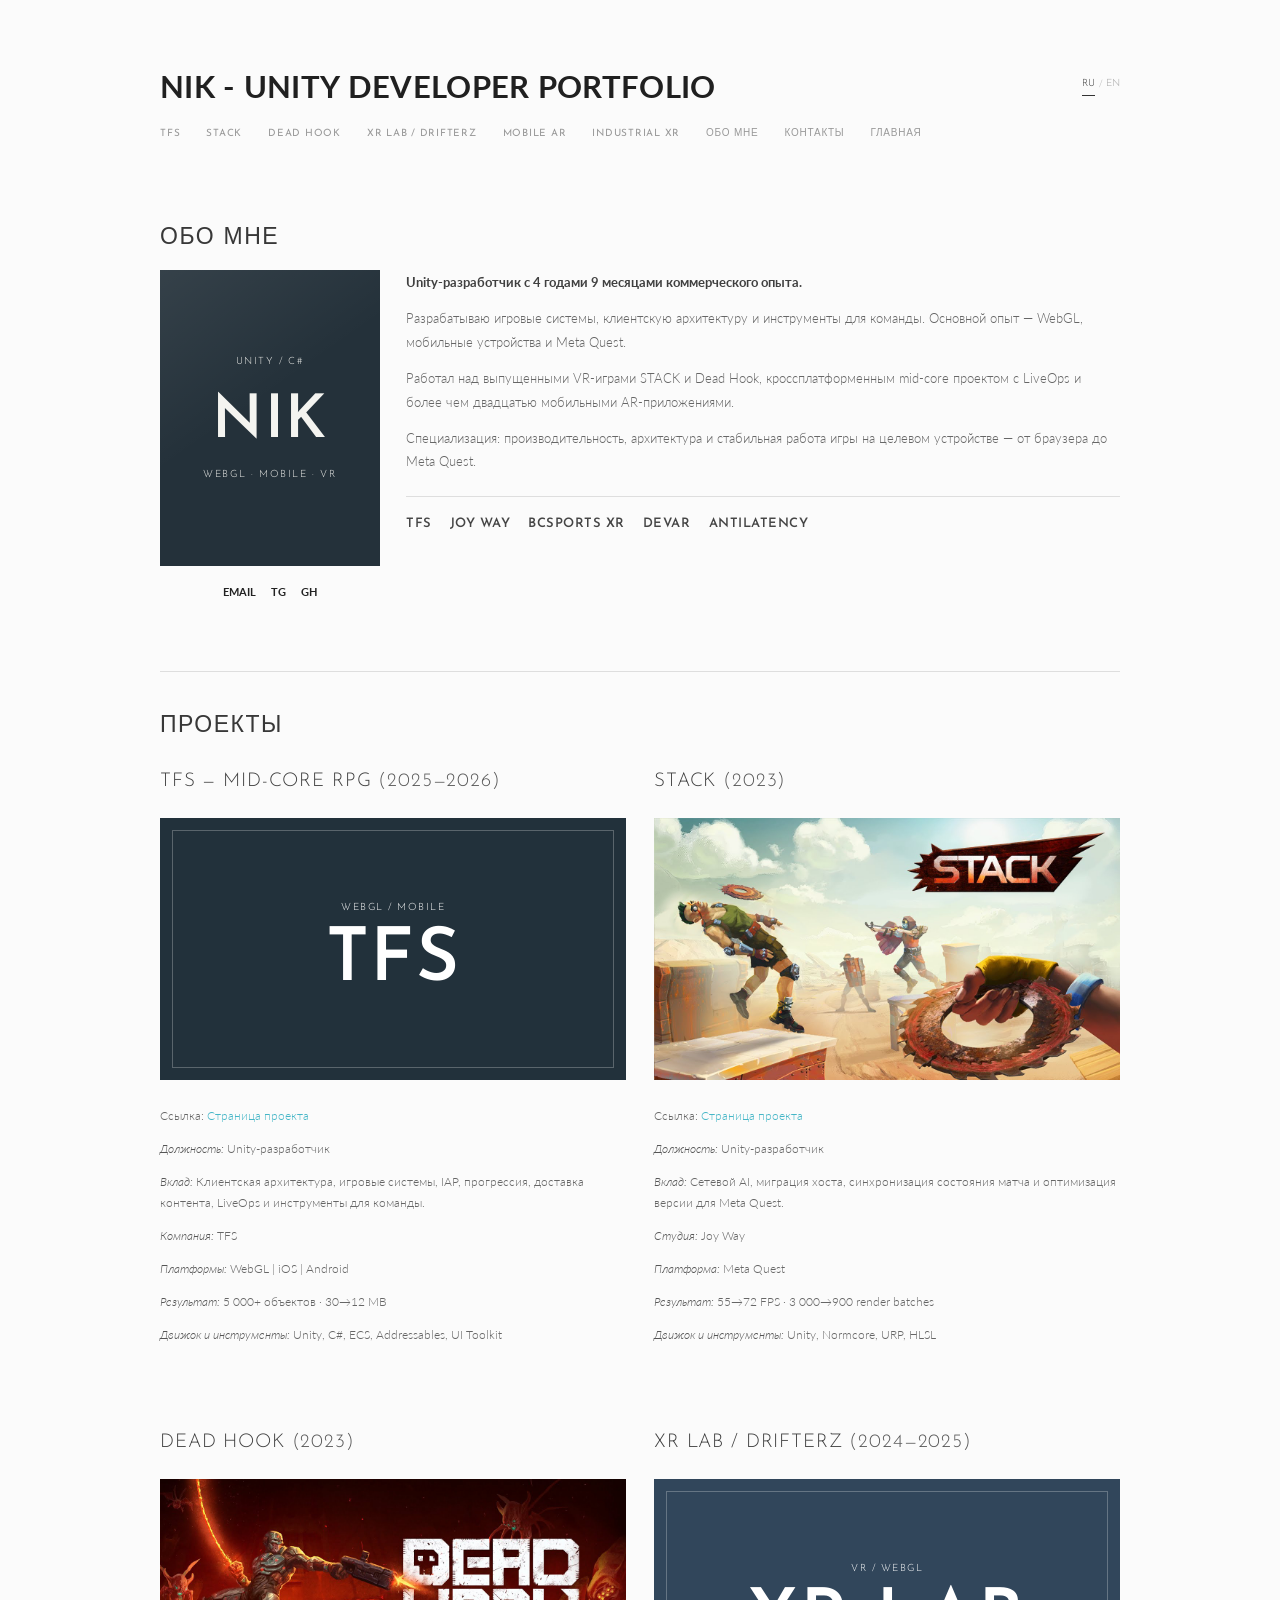
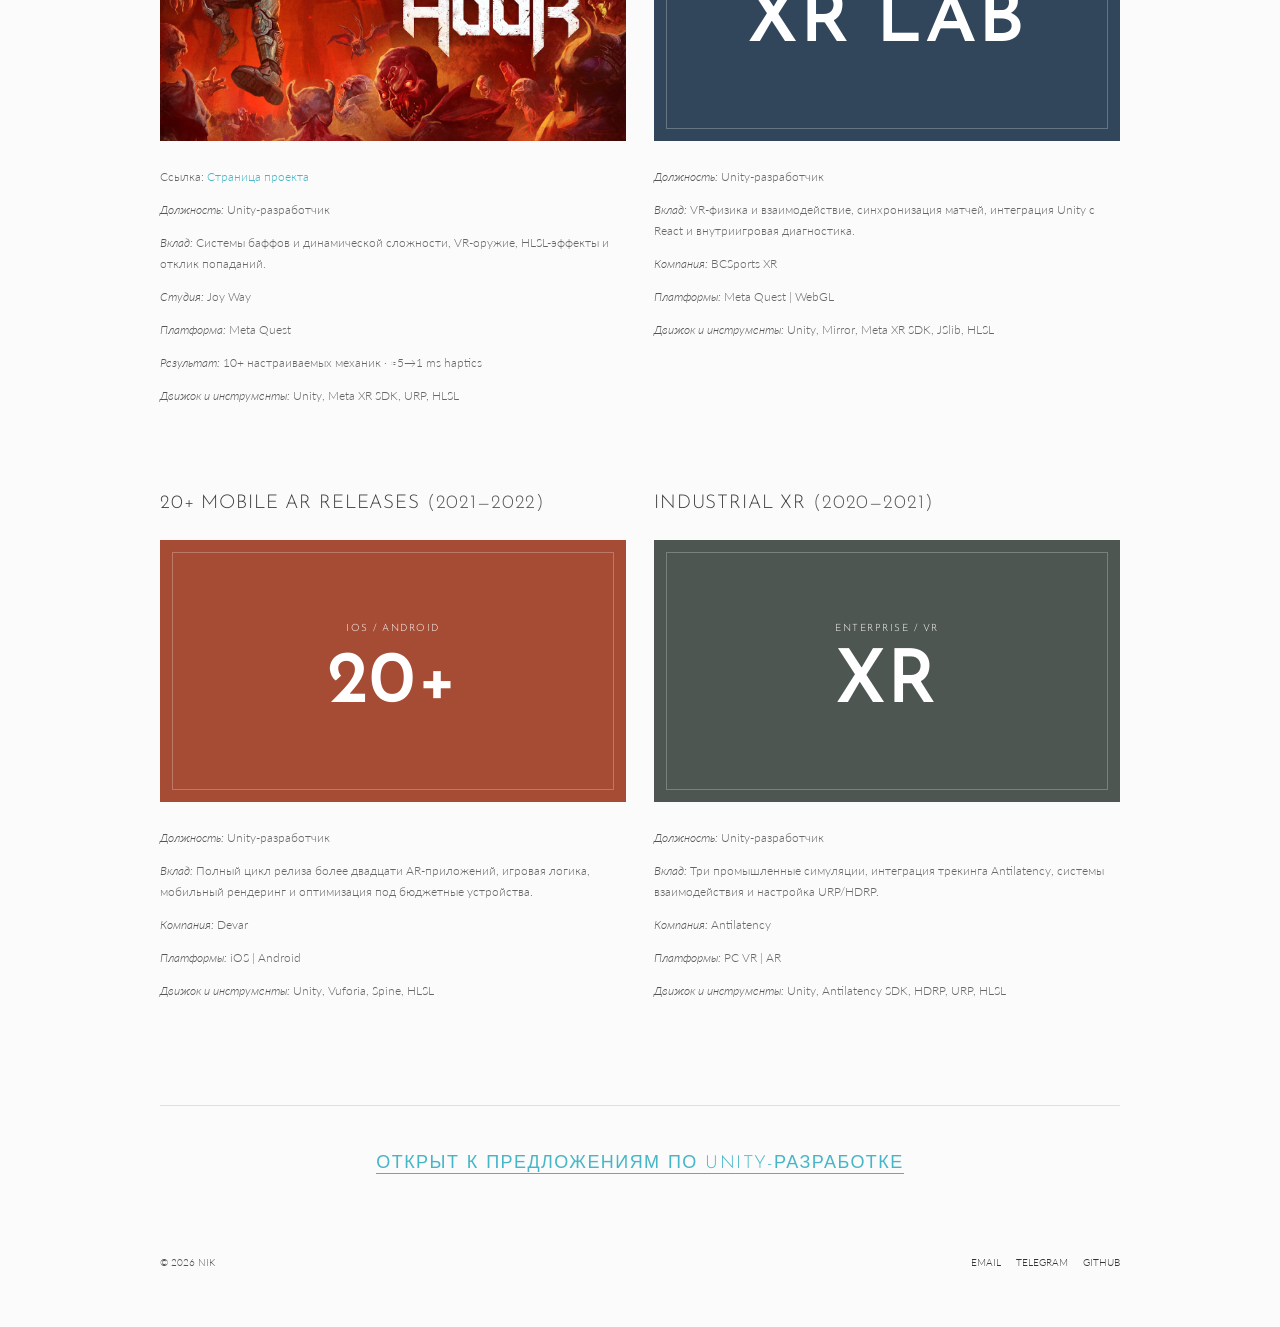
<file: index.html>
<!doctype html>
<html lang="ru" data-lang="ru">
  <head>
    <meta charset="utf-8" />
    <meta name="viewport" content="width=device-width, initial-scale=1" />
    <meta name="description" content="Портфолио Unity-разработчика: WebGL, Mobile, Meta Quest, VR и игровые системы." />
    <meta name="theme-color" content="#fbfbfb" />
    <meta property="og:type" content="website" />
    <meta property="og:title" content="Nik — портфолио Unity-разработчика" />
    <meta property="og:description" content="Портфолио Unity-разработчика: WebGL, Mobile, Meta Quest, VR и игровые системы." />
    <link rel="icon" href="/favicon.svg" type="image/svg+xml" />
    <link rel="stylesheet" href="/style.css" />
    <title>Nik — портфолио Unity-разработчика</title>
  </head>
  <body data-title-ru="Nik — портфолио Unity-разработчика" data-title-en="Nik — Unity Developer Portfolio" data-description-ru="Портфолио Unity-разработчика: WebGL, Mobile, Meta Quest, VR и игровые системы." data-description-en="Unity Developer portfolio: WebGL, mobile, Meta Quest, VR, and gameplay systems.">
    <a class="skip-link" href="#main"><span class="ru">Перейти к содержимому</span><span class="en" lang="en">Skip to content</span></a>
    <div class="page-shell">
      
  <header class="site-header">
    <div class="language-switch" aria-label="Language selector">
      <button type="button" data-language="ru" aria-pressed="true">RU</button>
      <span>/</span>
      <button type="button" data-language="en" aria-pressed="false">EN</button>
    </div>
    <a class="site-title" href="/">NIK - UNITY DEVELOPER PORTFOLIO</a>
    
  <nav class="site-nav" aria-label="Portfolio navigation">
    <a href="/tfs/">TFS</a>
    <a href="/stack/">STACK</a>
    <a href="/dead-hook/">DEAD HOOK</a>
    <a href="/#xr">XR LAB / DRIFTERZ</a>
    <a href="/#mobile-ar">MOBILE AR</a>
    <a href="/#industrial-xr">INDUSTRIAL XR</a>
    <a href="/#about"><span class="ru">ОБО МНЕ</span><span class="en" lang="en">ABOUT</span></a>
    <a href="/#contact"><span class="ru">КОНТАКТЫ</span><span class="en" lang="en">CONTACT</span></a>
    <a href="/"><span class="ru">ГЛАВНАЯ</span><span class="en" lang="en">HOME</span></a>
  </nav>
  </header>
      <main id="main">
  <section class="about-section" id="about">
    <h1 class="section-title"><span class="ru">ОБО МНЕ</span><span class="en" lang="en">ABOUT</span></h1>
    <div class="about-grid">
      <div>
        <div class="profile-poster" aria-hidden="true">
          <span>UNITY / C#</span>
          <strong>NIK</strong>
          <small>WEBGL · MOBILE · VR</small>
        </div>
        <div class="profile-links">
          <a href="mailto:niksmailforjob@gmail.com">EMAIL</a>
          <a href="https://t.me/Nik_Salaz" target="_blank" rel="noreferrer">TG</a>
          <a href="https://github.com/NikSolo51" target="_blank" rel="noreferrer">GH</a>
        </div>
      </div>
      <div class="about-copy">
        <p><strong><span class="ru">Unity-разработчик с 4 годами 9 месяцами коммерческого опыта.</span><span class="en" lang="en">Unity Developer with 4 years and 9 months of commercial experience.</span></strong></p>
        <p><span class="ru">Разрабатываю игровые системы, клиентскую архитектуру и инструменты для команды. Основной опыт — WebGL, мобильные устройства и Meta Quest.</span><span class="en" lang="en">I build gameplay systems, client architecture, and production tools, with most of my experience spanning WebGL, mobile, and Meta Quest.</span></p>
        <p><span class="ru">Работал над выпущенными VR-играми STACK и Dead Hook, кроссплатформенным mid-core проектом с LiveOps и более чем двадцатью мобильными AR-приложениями.</span><span class="en" lang="en">My shipped work includes the VR games STACK and Dead Hook, a cross-platform mid-core project with LiveOps, and more than twenty mobile AR applications.</span></p>
        <p><span class="ru">Специализация: производительность, архитектура и стабильная работа игры на целевом устройстве — от браузера до Meta Quest.</span><span class="en" lang="en">My focus is performance, architecture, and stable runtime behavior on target hardware — from the browser to Meta Quest.</span></p>
        <div class="company-row" aria-label="Commercial experience">
          <span>TFS</span><span>JOY WAY</span><span>BCSPORTS XR</span><span>DEVAR</span><span>ANTILATENCY</span>
        </div>
      </div>
    </div>
  </section>

  <section class="projects-section" id="projects">
    <h2 class="section-title"><span class="ru">ПРОЕКТЫ</span><span class="en" lang="en">PROJECTS</span></h2>
    <div class="projects-grid">
      
  <article class="project-card">
    <h3>TFS — MID-CORE RPG <span>(2025—2026)</span></h3>
    <a class="project-image-link" href="/tfs/"><div class="project-image project-cover cover-tfs"><span>WEBGL / MOBILE</span><strong>TFS</strong></div></a>
    <div class="project-details">
          <p><span class="ru">Ссылка:</span><span class="en" lang="en">Link:</span> <a href="/tfs/"><span class="ru">Страница проекта</span><span class="en" lang="en">Portfolio page</span></a></p>
          <p><em><span class="ru">Должность:</span><span class="en" lang="en">Job title:</span></em> <span class="ru">Unity-разработчик</span><span class="en" lang="en">Unity Developer</span></p>
          <p><em><span class="ru">Вклад:</span><span class="en" lang="en">Contributions:</span></em> <span class="ru">Клиентская архитектура, игровые системы, IAP, прогрессия, доставка контента, LiveOps и инструменты для команды.</span><span class="en" lang="en">Client architecture, gameplay systems, IAP, progression, content delivery, LiveOps, and production tooling.</span></p>
          <p><em><span class="ru">Компания:</span><span class="en" lang="en">Studio:</span></em> TFS</p>
          <p><em><span class="ru">Платформы:</span><span class="en" lang="en">Platforms:</span></em> WebGL | iOS | Android</p>
          <p><em><span class="ru">Результат:</span><span class="en" lang="en">Result:</span></em> 5 000+ <span class="ru">объектов</span><span class="en" lang="en">objects</span> · 30→12 MB</p>
          <p><em><span class="ru">Движок и инструменты:</span><span class="en" lang="en">Engine and tools:</span></em> Unity, C#, ECS, Addressables, UI Toolkit</p></div>
  </article>
      
  <article class="project-card">
    <h3>STACK <span>(2023)</span></h3>
    
  <a class="project-image" href="/stack/">
    <img src="/media/stack.jpg" alt="STACK promotional artwork" loading="lazy" />
  </a>
    <div class="project-details">
          <p><span class="ru">Ссылка:</span><span class="en" lang="en">Link:</span> <a href="/stack/"><span class="ru">Страница проекта</span><span class="en" lang="en">Portfolio page</span></a></p>
          <p><em><span class="ru">Должность:</span><span class="en" lang="en">Job title:</span></em> <span class="ru">Unity-разработчик</span><span class="en" lang="en">Unity Developer</span></p>
          <p><em><span class="ru">Вклад:</span><span class="en" lang="en">Contributions:</span></em> <span class="ru">Сетевой AI, миграция хоста, синхронизация состояния матча и оптимизация версии для Meta Quest.</span><span class="en" lang="en">Networked AI, host migration, match-state synchronization, and Meta Quest optimization.</span></p>
          <p><em><span class="ru">Студия:</span><span class="en" lang="en">Studio:</span></em> Joy Way</p>
          <p><em><span class="ru">Платформа:</span><span class="en" lang="en">Platform:</span></em> Meta Quest</p>
          <p><em><span class="ru">Результат:</span><span class="en" lang="en">Result:</span></em> 55→72 FPS · 3 000→900 render batches</p>
          <p><em><span class="ru">Движок и инструменты:</span><span class="en" lang="en">Engine and tools:</span></em> Unity, Normcore, URP, HLSL</p></div>
  </article>
      
  <article class="project-card">
    <h3>DEAD HOOK <span>(2023)</span></h3>
    
  <a class="project-image" href="/dead-hook/">
    <img src="/media/dead-hook.jpg" alt="Dead Hook promotional artwork" loading="lazy" />
  </a>
    <div class="project-details">
          <p><span class="ru">Ссылка:</span><span class="en" lang="en">Link:</span> <a href="/dead-hook/"><span class="ru">Страница проекта</span><span class="en" lang="en">Portfolio page</span></a></p>
          <p><em><span class="ru">Должность:</span><span class="en" lang="en">Job title:</span></em> <span class="ru">Unity-разработчик</span><span class="en" lang="en">Unity Developer</span></p>
          <p><em><span class="ru">Вклад:</span><span class="en" lang="en">Contributions:</span></em> <span class="ru">Системы баффов и динамической сложности, VR-оружие, HLSL-эффекты и отклик попаданий.</span><span class="en" lang="en">Buff and dynamic-difficulty systems, VR weapons, HLSL effects, and impact feedback.</span></p>
          <p><em><span class="ru">Студия:</span><span class="en" lang="en">Studio:</span></em> Joy Way</p>
          <p><em><span class="ru">Платформа:</span><span class="en" lang="en">Platform:</span></em> Meta Quest</p>
          <p><em><span class="ru">Результат:</span><span class="en" lang="en">Result:</span></em> 10+ <span class="ru">настраиваемых механик</span><span class="en" lang="en">tunable mechanics</span> · ≈5→1 ms haptics</p>
          <p><em><span class="ru">Движок и инструменты:</span><span class="en" lang="en">Engine and tools:</span></em> Unity, Meta XR SDK, URP, HLSL</p></div>
  </article>
      
  <article class="project-card" id="xr">
    <h3>XR LAB / DRIFTERZ <span>(2024—2025)</span></h3>
    <div class="project-image project-cover cover-xr"><span>VR / WEBGL</span><strong>XR LAB</strong></div>
    <div class="project-details">
          <p><em><span class="ru">Должность:</span><span class="en" lang="en">Job title:</span></em> <span class="ru">Unity-разработчик</span><span class="en" lang="en">Unity Developer</span></p>
          <p><em><span class="ru">Вклад:</span><span class="en" lang="en">Contributions:</span></em> <span class="ru">VR-физика и взаимодействие, синхронизация матчей, интеграция Unity с React и внутриигровая диагностика.</span><span class="en" lang="en">VR physics and interaction, match synchronization, Unity–React integration, and in-headset diagnostics.</span></p>
          <p><em><span class="ru">Компания:</span><span class="en" lang="en">Studio:</span></em> BCSports XR</p>
          <p><em><span class="ru">Платформы:</span><span class="en" lang="en">Platforms:</span></em> Meta Quest | WebGL</p>
          <p><em><span class="ru">Движок и инструменты:</span><span class="en" lang="en">Engine and tools:</span></em> Unity, Mirror, Meta XR SDK, JSlib, HLSL</p></div>
  </article>
      
  <article class="project-card" id="mobile-ar">
    <h3>20+ MOBILE AR RELEASES <span>(2021—2022)</span></h3>
    <div class="project-image project-cover cover-mobile"><span>IOS / ANDROID</span><strong>20+</strong></div>
    <div class="project-details">
          <p><em><span class="ru">Должность:</span><span class="en" lang="en">Job title:</span></em> <span class="ru">Unity-разработчик</span><span class="en" lang="en">Unity Developer</span></p>
          <p><em><span class="ru">Вклад:</span><span class="en" lang="en">Contributions:</span></em> <span class="ru">Полный цикл релиза более двадцати AR-приложений, игровая логика, мобильный рендеринг и оптимизация под бюджетные устройства.</span><span class="en" lang="en">End-to-end delivery of more than twenty AR applications, gameplay logic, mobile rendering, and low-end device optimization.</span></p>
          <p><em><span class="ru">Компания:</span><span class="en" lang="en">Studio:</span></em> Devar</p>
          <p><em><span class="ru">Платформы:</span><span class="en" lang="en">Platforms:</span></em> iOS | Android</p>
          <p><em><span class="ru">Движок и инструменты:</span><span class="en" lang="en">Engine and tools:</span></em> Unity, Vuforia, Spine, HLSL</p></div>
  </article>
      
  <article class="project-card" id="industrial-xr">
    <h3>INDUSTRIAL XR <span>(2020—2021)</span></h3>
    <div class="project-image project-cover cover-industrial"><span>ENTERPRISE / VR</span><strong>XR</strong></div>
    <div class="project-details">
          <p><em><span class="ru">Должность:</span><span class="en" lang="en">Job title:</span></em> <span class="ru">Unity-разработчик</span><span class="en" lang="en">Unity Developer</span></p>
          <p><em><span class="ru">Вклад:</span><span class="en" lang="en">Contributions:</span></em> <span class="ru">Три промышленные симуляции, интеграция трекинга Antilatency, системы взаимодействия и настройка URP/HDRP.</span><span class="en" lang="en">Three industrial simulations, Antilatency tracking integration, interaction systems, and URP/HDRP setup.</span></p>
          <p><em><span class="ru">Компания:</span><span class="en" lang="en">Studio:</span></em> Antilatency</p>
          <p><em><span class="ru">Платформы:</span><span class="en" lang="en">Platforms:</span></em> PC VR | AR</p>
          <p><em><span class="ru">Движок и инструменты:</span><span class="en" lang="en">Engine and tools:</span></em> Unity, Antilatency SDK, HDRP, URP, HLSL</p></div>
  </article>
    </div>
  </section></main>
      
  <footer class="site-footer" id="contact">
    <div class="footer-cta">
      <a href="mailto:niksmailforjob@gmail.com"><span class="ru">ОТКРЫТ К ПРЕДЛОЖЕНИЯМ ПО UNITY-РАЗРАБОТКЕ</span><span class="en" lang="en">OPEN TO UNITY DEVELOPMENT OPPORTUNITIES</span></a>
    </div>
    <div class="footer-links">
      <span>© 2026 NIK</span>
      <div>
        <a href="mailto:niksmailforjob@gmail.com">EMAIL</a>
        <a href="https://t.me/Nik_Salaz" target="_blank" rel="noreferrer">TELEGRAM</a>
        <a href="https://github.com/NikSolo51" target="_blank" rel="noreferrer">GITHUB</a>
      </div>
    </div>
  </footer>
    </div>
    <script>
(() => {
  const root = document.documentElement;
  const body = document.body;
  const storageKey = "nik-portfolio-language";

  const apply = (value, persist = true) => {
    const language = value === "en" ? "en" : "ru";
    root.dataset.lang = language;
    root.lang = language;
    document.title = language === "en" ? body.dataset.titleEn : body.dataset.titleRu;
    const description = document.querySelector('meta[name="description"]');
    if (description) description.content = language === "en" ? body.dataset.descriptionEn : body.dataset.descriptionRu;
    document.querySelectorAll("[data-language]").forEach((button) => {
      button.setAttribute("aria-pressed", String(button.dataset.language === language));
    });
    if (persist) {
      try { localStorage.setItem(storageKey, language); } catch (_) {}
    }
  };

  let initial = "ru";
  try { initial = localStorage.getItem(storageKey) === "en" ? "en" : "ru"; } catch (_) {}
  apply(initial, false);
  document.querySelectorAll("[data-language]").forEach((button) => {
    button.addEventListener("click", () => apply(button.dataset.language));
  });
})();
</script>
  </body>
</html>
</file>
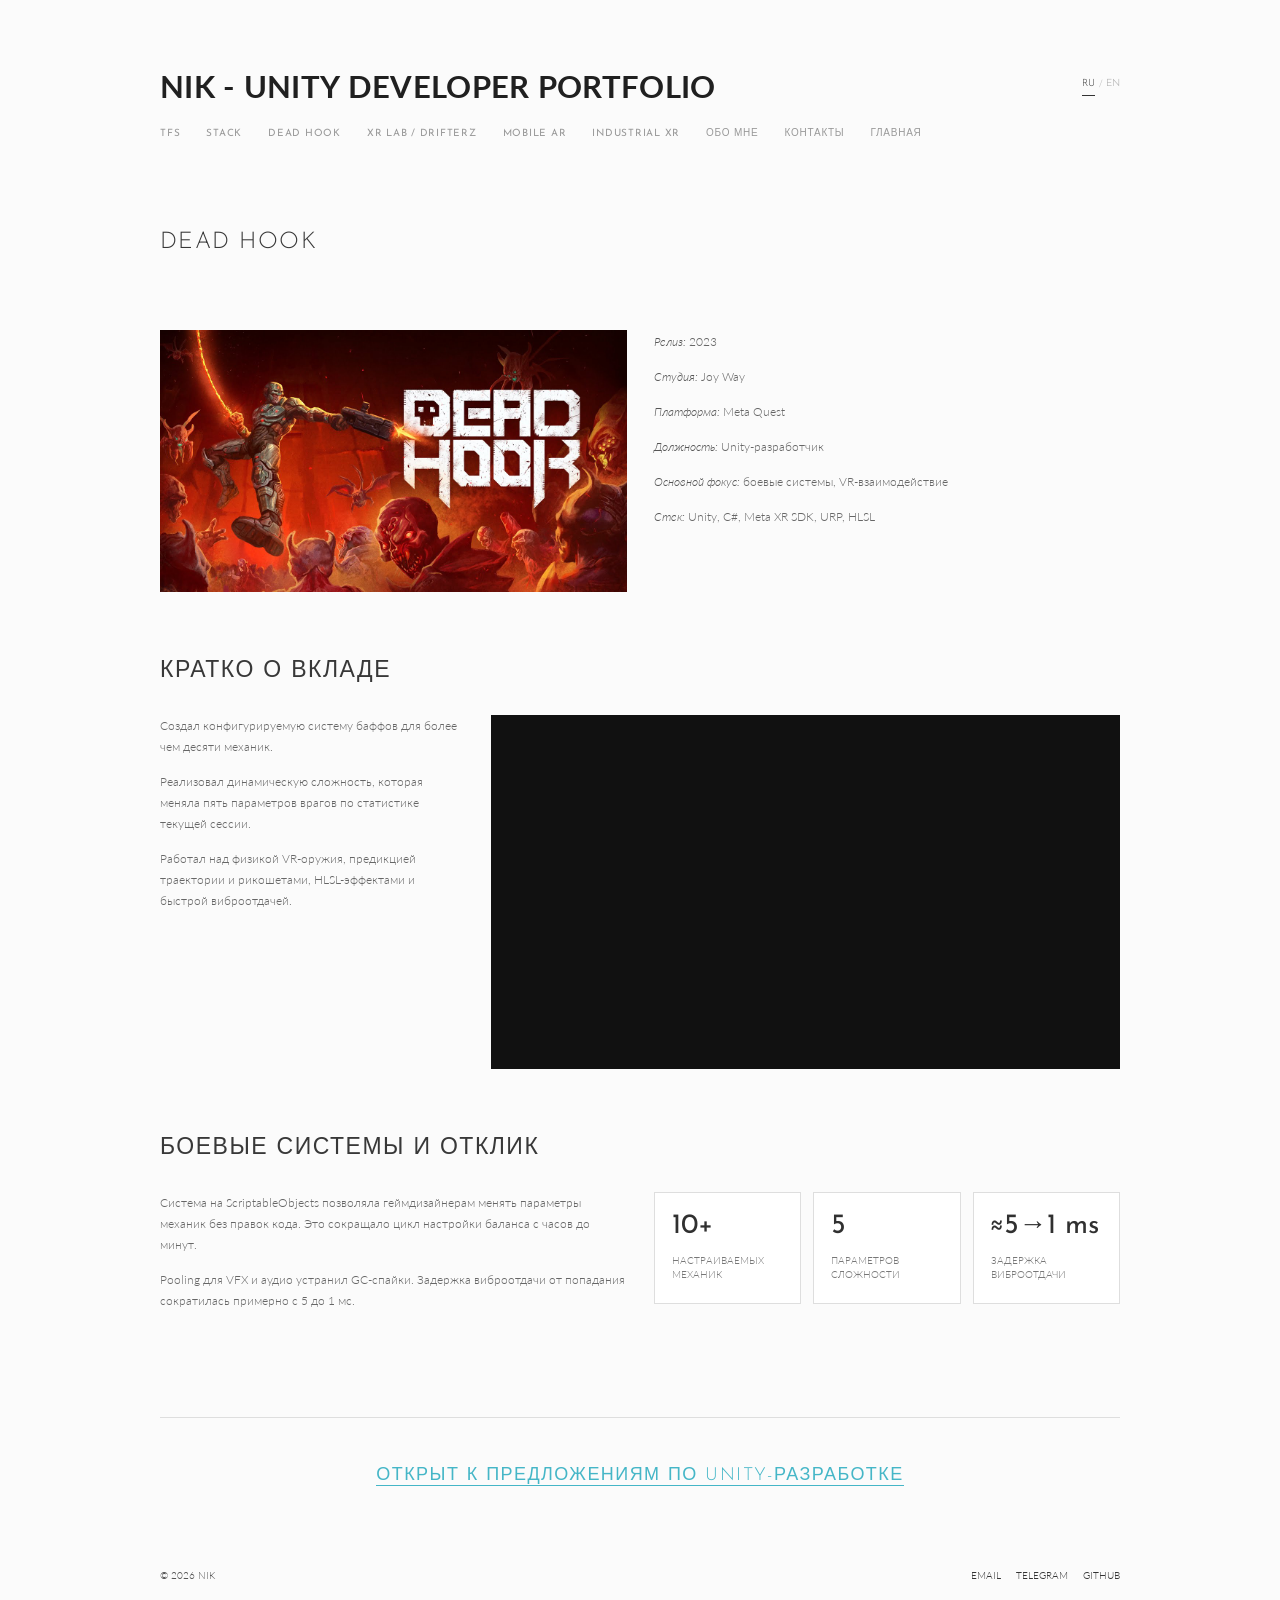
<file: dead-hook/index.html>
<!doctype html>
<html lang="ru" data-lang="ru">
  <head>
    <meta charset="utf-8" />
    <meta name="viewport" content="width=device-width, initial-scale=1" />
    <meta name="description" content="Игровые системы, VR-оружие, HLSL и оптимизация Dead Hook для Meta Quest." />
    <meta name="theme-color" content="#fbfbfb" />
    <meta property="og:type" content="website" />
    <meta property="og:title" content="Dead Hook — портфолио Unity-разработчика" />
    <meta property="og:description" content="Игровые системы, VR-оружие, HLSL и оптимизация Dead Hook для Meta Quest." />
    <link rel="icon" href="/favicon.svg" type="image/svg+xml" />
    <link rel="stylesheet" href="/style.css" />
    <title>Dead Hook — портфолио Unity-разработчика</title>
  </head>
  <body data-title-ru="Dead Hook — портфолио Unity-разработчика" data-title-en="Dead Hook — Unity Developer Portfolio" data-description-ru="Игровые системы, VR-оружие, HLSL и оптимизация Dead Hook для Meta Quest." data-description-en="Gameplay systems, VR weapons, HLSL, and Meta Quest optimization for Dead Hook.">
    <a class="skip-link" href="#main"><span class="ru">Перейти к содержимому</span><span class="en" lang="en">Skip to content</span></a>
    <div class="page-shell">
      
  <header class="site-header">
    <div class="language-switch" aria-label="Language selector">
      <button type="button" data-language="ru" aria-pressed="true">RU</button>
      <span>/</span>
      <button type="button" data-language="en" aria-pressed="false">EN</button>
    </div>
    <a class="site-title" href="/">NIK - UNITY DEVELOPER PORTFOLIO</a>
    
  <nav class="site-nav" aria-label="Portfolio navigation">
    <a href="/tfs/">TFS</a>
    <a href="/stack/">STACK</a>
    <a href="/dead-hook/">DEAD HOOK</a>
    <a href="/#xr">XR LAB / DRIFTERZ</a>
    <a href="/#mobile-ar">MOBILE AR</a>
    <a href="/#industrial-xr">INDUSTRIAL XR</a>
    <a href="/#about"><span class="ru">ОБО МНЕ</span><span class="en" lang="en">ABOUT</span></a>
    <a href="/#contact"><span class="ru">КОНТАКТЫ</span><span class="en" lang="en">CONTACT</span></a>
    <a href="/"><span class="ru">ГЛАВНАЯ</span><span class="en" lang="en">HOME</span></a>
  </nav>
  </header>
      <main id="main">
  <article class="detail-page">
    <h1 class="detail-title">DEAD HOOK</h1>
    <section class="detail-hero">
      <a class="project-image" href="https://www.youtube.com/watch?v=mlOYiw1C1mM" target="_blank" rel="noreferrer"><img src="/media/dead-hook.jpg" alt="Dead Hook promotional artwork" /></a>
      <div class="fact-list">
        <p><em><span class="ru">Релиз:</span><span class="en" lang="en">Released:</span></em> 2023</p>
        <p><em><span class="ru">Студия:</span><span class="en" lang="en">Studio:</span></em> Joy Way</p>
        <p><em><span class="ru">Платформа:</span><span class="en" lang="en">Platform:</span></em> Meta Quest</p>
        <p><em><span class="ru">Должность:</span><span class="en" lang="en">Job title:</span></em> <span class="ru">Unity-разработчик</span><span class="en" lang="en">Unity Developer</span></p>
        <p><em><span class="ru">Основной фокус:</span><span class="en" lang="en">Skill focus:</span></em> <span class="ru">боевые системы, VR-взаимодействие</span><span class="en" lang="en">combat systems, VR interaction</span></p>
        <p><em><span class="ru">Стек:</span><span class="en" lang="en">Engine and tools:</span></em> Unity, C#, Meta XR SDK, URP, HLSL</p>
      </div>
    </section>

    <section class="content-section">
      <h2><span class="ru">КРАТКО О ВКЛАДЕ</span><span class="en" lang="en">SUMMARY OF CONTRIBUTIONS</span></h2>
      <div class="summary-layout">
        <div class="prose">
          <p><span class="ru">Создал конфигурируемую систему баффов для более чем десяти механик.</span><span class="en" lang="en">Built a configurable buff system spanning more than ten mechanics.</span></p>
          <p><span class="ru">Реализовал динамическую сложность, которая меняла пять параметров врагов по статистике текущей сессии.</span><span class="en" lang="en">Implemented dynamic difficulty that adjusted five enemy parameters from current-session data.</span></p>
          <p><span class="ru">Работал над физикой VR-оружия, предикцией траектории и рикошетами, HLSL-эффектами и быстрой виброотдачей.</span><span class="en" lang="en">Worked on VR weapon physics, trajectory and ricochet prediction, HLSL effects, and low-latency haptics.</span></p>
        </div>
        <div class="video-frame">
          <iframe src="https://www.youtube-nocookie.com/embed/mlOYiw1C1mM" title="Dead Hook launch trailer" loading="lazy" allow="accelerometer; autoplay; encrypted-media; gyroscope; picture-in-picture" allowfullscreen></iframe>
        </div>
      </div>
    </section>

    <section class="content-section">
      <h2><span class="ru">БОЕВЫЕ СИСТЕМЫ И ОТКЛИК</span><span class="en" lang="en">COMBAT SYSTEMS AND FEEDBACK</span></h2>
      <div class="feature-layout">
        <div class="prose">
          <p><span class="ru">Система на ScriptableObjects позволяла геймдизайнерам менять параметры механик без правок кода. Это сокращало цикл настройки баланса с часов до минут.</span><span class="en" lang="en">The ScriptableObject-based system let designers tune mechanics without code changes, reducing balance iteration from hours to minutes.</span></p>
          <p><span class="ru">Pooling для VFX и аудио устранил GC-спайки. Задержка виброотдачи от попадания сократилась примерно с 5 до 1 мс.</span><span class="en" lang="en">Pooling for VFX and audio removed GC spikes. Impact haptic latency dropped from roughly 5 ms to 1 ms.</span></p>
        </div>
        <div class="metrics-grid compact-metrics">
          <div class="metric"><strong>10+</strong><span><span class="ru">настраиваемых механик</span><span class="en" lang="en">tunable mechanics</span></span></div>
          <div class="metric"><strong>5</strong><span><span class="ru">параметров сложности</span><span class="en" lang="en">difficulty parameters</span></span></div>
          <div class="metric"><strong>≈5→1 ms</strong><span><span class="ru">задержка виброотдачи</span><span class="en" lang="en">haptic latency</span></span></div>
        </div>
      </div>
    </section>
  </article></main>
      
  <footer class="site-footer" id="contact">
    <div class="footer-cta">
      <a href="mailto:niksmailforjob@gmail.com"><span class="ru">ОТКРЫТ К ПРЕДЛОЖЕНИЯМ ПО UNITY-РАЗРАБОТКЕ</span><span class="en" lang="en">OPEN TO UNITY DEVELOPMENT OPPORTUNITIES</span></a>
    </div>
    <div class="footer-links">
      <span>© 2026 NIK</span>
      <div>
        <a href="mailto:niksmailforjob@gmail.com">EMAIL</a>
        <a href="https://t.me/Nik_Salaz" target="_blank" rel="noreferrer">TELEGRAM</a>
        <a href="https://github.com/NikSolo51" target="_blank" rel="noreferrer">GITHUB</a>
      </div>
    </div>
  </footer>
    </div>
    <script>
(() => {
  const root = document.documentElement;
  const body = document.body;
  const storageKey = "nik-portfolio-language";

  const apply = (value, persist = true) => {
    const language = value === "en" ? "en" : "ru";
    root.dataset.lang = language;
    root.lang = language;
    document.title = language === "en" ? body.dataset.titleEn : body.dataset.titleRu;
    const description = document.querySelector('meta[name="description"]');
    if (description) description.content = language === "en" ? body.dataset.descriptionEn : body.dataset.descriptionRu;
    document.querySelectorAll("[data-language]").forEach((button) => {
      button.setAttribute("aria-pressed", String(button.dataset.language === language));
    });
    if (persist) {
      try { localStorage.setItem(storageKey, language); } catch (_) {}
    }
  };

  let initial = "ru";
  try { initial = localStorage.getItem(storageKey) === "en" ? "en" : "ru"; } catch (_) {}
  apply(initial, false);
  document.querySelectorAll("[data-language]").forEach((button) => {
    button.addEventListener("click", () => apply(button.dataset.language));
  });
})();
</script>
  </body>
</html>
</file>
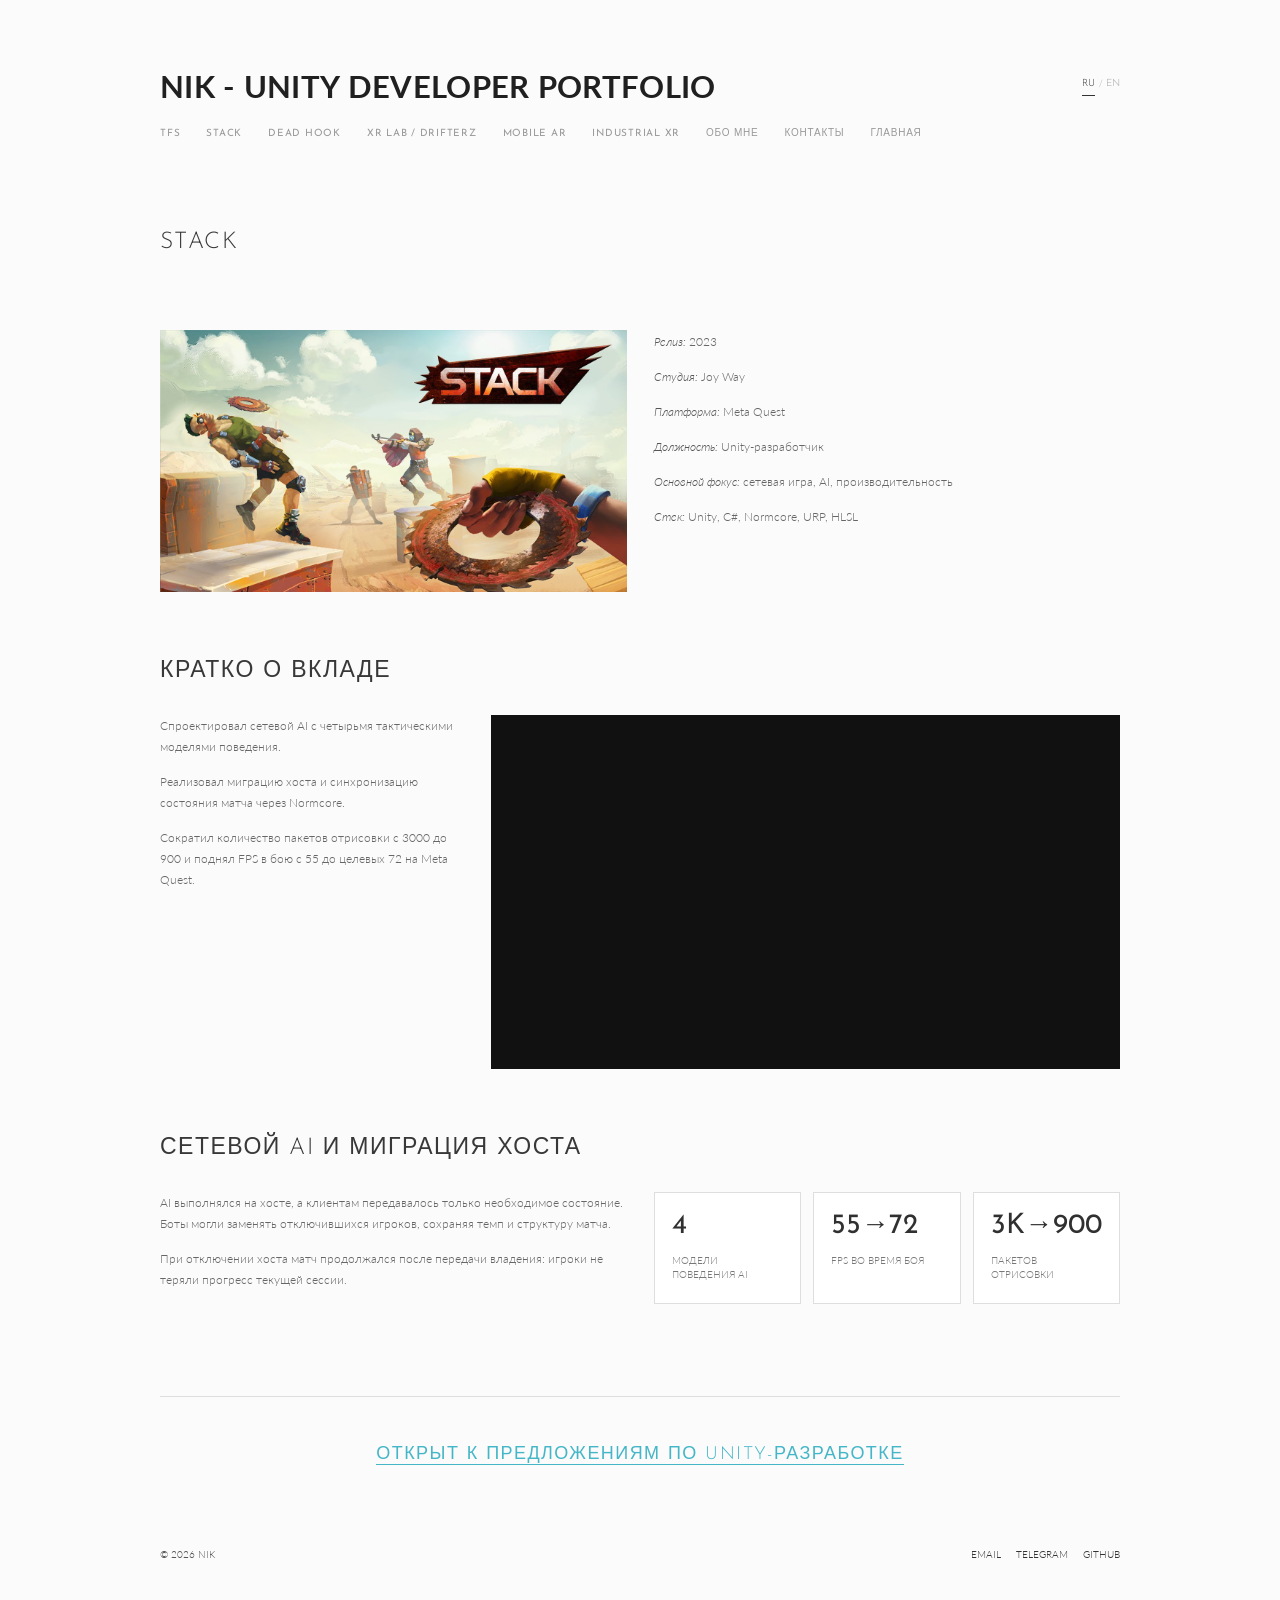
<file: stack/index.html>
<!doctype html>
<html lang="ru" data-lang="ru">
  <head>
    <meta charset="utf-8" />
    <meta name="viewport" content="width=device-width, initial-scale=1" />
    <meta name="description" content="Сетевой AI, миграция хоста и оптимизация STACK для Meta Quest." />
    <meta name="theme-color" content="#fbfbfb" />
    <meta property="og:type" content="website" />
    <meta property="og:title" content="STACK — портфолио Unity-разработчика" />
    <meta property="og:description" content="Сетевой AI, миграция хоста и оптимизация STACK для Meta Quest." />
    <link rel="icon" href="/favicon.svg" type="image/svg+xml" />
    <link rel="stylesheet" href="/style.css" />
    <title>STACK — портфолио Unity-разработчика</title>
  </head>
  <body data-title-ru="STACK — портфолио Unity-разработчика" data-title-en="STACK — Unity Developer Portfolio" data-description-ru="Сетевой AI, миграция хоста и оптимизация STACK для Meta Quest." data-description-en="Networked AI, host migration, and Meta Quest optimization for STACK.">
    <a class="skip-link" href="#main"><span class="ru">Перейти к содержимому</span><span class="en" lang="en">Skip to content</span></a>
    <div class="page-shell">
      
  <header class="site-header">
    <div class="language-switch" aria-label="Language selector">
      <button type="button" data-language="ru" aria-pressed="true">RU</button>
      <span>/</span>
      <button type="button" data-language="en" aria-pressed="false">EN</button>
    </div>
    <a class="site-title" href="/">NIK - UNITY DEVELOPER PORTFOLIO</a>
    
  <nav class="site-nav" aria-label="Portfolio navigation">
    <a href="/tfs/">TFS</a>
    <a href="/stack/">STACK</a>
    <a href="/dead-hook/">DEAD HOOK</a>
    <a href="/#xr">XR LAB / DRIFTERZ</a>
    <a href="/#mobile-ar">MOBILE AR</a>
    <a href="/#industrial-xr">INDUSTRIAL XR</a>
    <a href="/#about"><span class="ru">ОБО МНЕ</span><span class="en" lang="en">ABOUT</span></a>
    <a href="/#contact"><span class="ru">КОНТАКТЫ</span><span class="en" lang="en">CONTACT</span></a>
    <a href="/"><span class="ru">ГЛАВНАЯ</span><span class="en" lang="en">HOME</span></a>
  </nav>
  </header>
      <main id="main">
  <article class="detail-page">
    <h1 class="detail-title">STACK</h1>
    <section class="detail-hero">
      <a class="project-image" href="https://www.youtube.com/watch?v=naDIpOcMIkE" target="_blank" rel="noreferrer"><img src="/media/stack.jpg" alt="STACK promotional artwork" /></a>
      <div class="fact-list">
        <p><em><span class="ru">Релиз:</span><span class="en" lang="en">Released:</span></em> 2023</p>
        <p><em><span class="ru">Студия:</span><span class="en" lang="en">Studio:</span></em> Joy Way</p>
        <p><em><span class="ru">Платформа:</span><span class="en" lang="en">Platform:</span></em> Meta Quest</p>
        <p><em><span class="ru">Должность:</span><span class="en" lang="en">Job title:</span></em> <span class="ru">Unity-разработчик</span><span class="en" lang="en">Unity Developer</span></p>
        <p><em><span class="ru">Основной фокус:</span><span class="en" lang="en">Skill focus:</span></em> <span class="ru">сетевая игра, AI, производительность</span><span class="en" lang="en">multiplayer, AI, performance</span></p>
        <p><em><span class="ru">Стек:</span><span class="en" lang="en">Engine and tools:</span></em> Unity, C#, Normcore, URP, HLSL</p>
      </div>
    </section>

    <section class="content-section">
      <h2><span class="ru">КРАТКО О ВКЛАДЕ</span><span class="en" lang="en">SUMMARY OF CONTRIBUTIONS</span></h2>
      <div class="summary-layout">
        <div class="prose">
          <p><span class="ru">Спроектировал сетевой AI с четырьмя тактическими моделями поведения.</span><span class="en" lang="en">Designed networked AI with four tactical behaviors.</span></p>
          <p><span class="ru">Реализовал миграцию хоста и синхронизацию состояния матча через Normcore.</span><span class="en" lang="en">Implemented host migration and synchronized match state through Normcore.</span></p>
          <p><span class="ru">Сократил количество пакетов отрисовки с 3000 до 900 и поднял FPS в бою с 55 до целевых 72 на Meta Quest.</span><span class="en" lang="en">Reduced render batches from 3,000 to 900 and raised combat performance from 55 FPS to the 72 FPS Meta Quest target.</span></p>
        </div>
        <div class="video-frame">
          <iframe src="https://www.youtube-nocookie.com/embed/naDIpOcMIkE" title="STACK launch trailer" loading="lazy" allow="accelerometer; autoplay; encrypted-media; gyroscope; picture-in-picture" allowfullscreen></iframe>
        </div>
      </div>
    </section>

    <section class="content-section">
      <h2><span class="ru">СЕТЕВОЙ AI И МИГРАЦИЯ ХОСТА</span><span class="en" lang="en">NETWORKED AI AND HOST MIGRATION</span></h2>
      <div class="feature-layout">
        <div class="prose">
          <p><span class="ru">AI выполнялся на хосте, а клиентам передавалось только необходимое состояние. Боты могли заменять отключившихся игроков, сохраняя темп и структуру матча.</span><span class="en" lang="en">AI simulation ran on the host while clients received only the required state. Bots could replace disconnected players while preserving match pacing and structure.</span></p>
          <p><span class="ru">При отключении хоста матч продолжался после передачи владения: игроки не теряли прогресс текущей сессии.</span><span class="en" lang="en">When the host disconnected, ownership transferred and the match continued without losing session progress.</span></p>
        </div>
        <div class="metrics-grid compact-metrics">
          <div class="metric"><strong>4</strong><span><span class="ru">модели поведения AI</span><span class="en" lang="en">AI behaviors</span></span></div>
          <div class="metric"><strong>55→72</strong><span><span class="ru">FPS во время боя</span><span class="en" lang="en">combat FPS</span></span></div>
          <div class="metric"><strong>3K→900</strong><span><span class="ru">пакетов отрисовки</span><span class="en" lang="en">render batches</span></span></div>
        </div>
      </div>
    </section>
  </article></main>
      
  <footer class="site-footer" id="contact">
    <div class="footer-cta">
      <a href="mailto:niksmailforjob@gmail.com"><span class="ru">ОТКРЫТ К ПРЕДЛОЖЕНИЯМ ПО UNITY-РАЗРАБОТКЕ</span><span class="en" lang="en">OPEN TO UNITY DEVELOPMENT OPPORTUNITIES</span></a>
    </div>
    <div class="footer-links">
      <span>© 2026 NIK</span>
      <div>
        <a href="mailto:niksmailforjob@gmail.com">EMAIL</a>
        <a href="https://t.me/Nik_Salaz" target="_blank" rel="noreferrer">TELEGRAM</a>
        <a href="https://github.com/NikSolo51" target="_blank" rel="noreferrer">GITHUB</a>
      </div>
    </div>
  </footer>
    </div>
    <script>
(() => {
  const root = document.documentElement;
  const body = document.body;
  const storageKey = "nik-portfolio-language";

  const apply = (value, persist = true) => {
    const language = value === "en" ? "en" : "ru";
    root.dataset.lang = language;
    root.lang = language;
    document.title = language === "en" ? body.dataset.titleEn : body.dataset.titleRu;
    const description = document.querySelector('meta[name="description"]');
    if (description) description.content = language === "en" ? body.dataset.descriptionEn : body.dataset.descriptionRu;
    document.querySelectorAll("[data-language]").forEach((button) => {
      button.setAttribute("aria-pressed", String(button.dataset.language === language));
    });
    if (persist) {
      try { localStorage.setItem(storageKey, language); } catch (_) {}
    }
  };

  let initial = "ru";
  try { initial = localStorage.getItem(storageKey) === "en" ? "en" : "ru"; } catch (_) {}
  apply(initial, false);
  document.querySelectorAll("[data-language]").forEach((button) => {
    button.addEventListener("click", () => apply(button.dataset.language));
  });
})();
</script>
  </body>
</html>
</file>
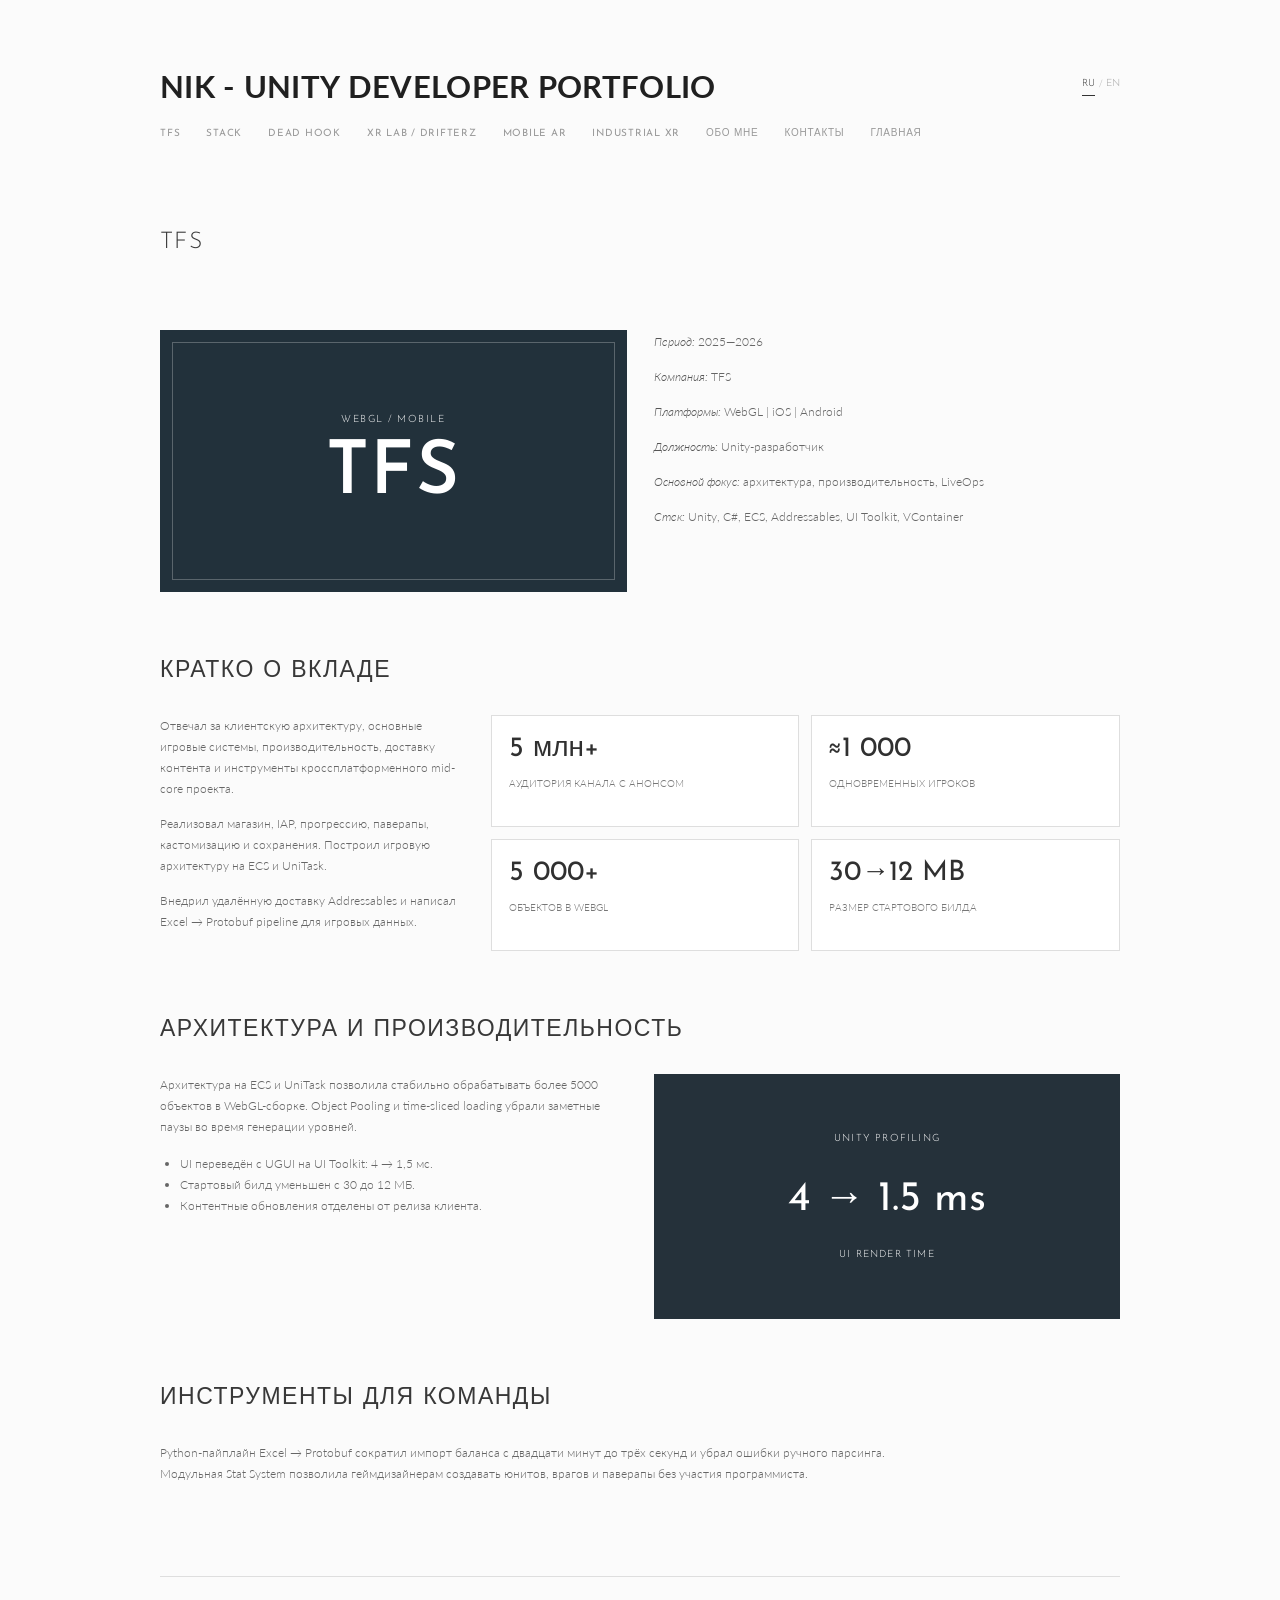
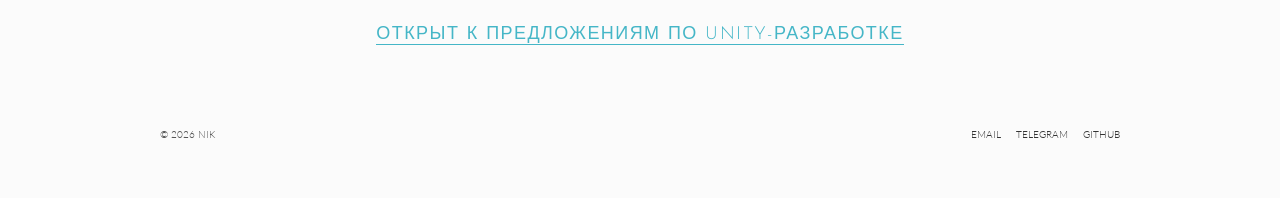
<file: tfs/index.html>
<!doctype html>
<html lang="ru" data-lang="ru">
  <head>
    <meta charset="utf-8" />
    <meta name="viewport" content="width=device-width, initial-scale=1" />
    <meta name="description" content="Архитектура, игровые системы, WebGL-оптимизация и инструменты проекта TFS." />
    <meta name="theme-color" content="#fbfbfb" />
    <meta property="og:type" content="website" />
    <meta property="og:title" content="TFS — портфолио Unity-разработчика" />
    <meta property="og:description" content="Архитектура, игровые системы, WebGL-оптимизация и инструменты проекта TFS." />
    <link rel="icon" href="/favicon.svg" type="image/svg+xml" />
    <link rel="stylesheet" href="/style.css" />
    <title>TFS — портфолио Unity-разработчика</title>
  </head>
  <body data-title-ru="TFS — портфолио Unity-разработчика" data-title-en="TFS — Unity Developer Portfolio" data-description-ru="Архитектура, игровые системы, WebGL-оптимизация и инструменты проекта TFS." data-description-en="Architecture, gameplay systems, WebGL optimization, and production tooling for TFS.">
    <a class="skip-link" href="#main"><span class="ru">Перейти к содержимому</span><span class="en" lang="en">Skip to content</span></a>
    <div class="page-shell">
      
  <header class="site-header">
    <div class="language-switch" aria-label="Language selector">
      <button type="button" data-language="ru" aria-pressed="true">RU</button>
      <span>/</span>
      <button type="button" data-language="en" aria-pressed="false">EN</button>
    </div>
    <a class="site-title" href="/">NIK - UNITY DEVELOPER PORTFOLIO</a>
    
  <nav class="site-nav" aria-label="Portfolio navigation">
    <a href="/tfs/">TFS</a>
    <a href="/stack/">STACK</a>
    <a href="/dead-hook/">DEAD HOOK</a>
    <a href="/#xr">XR LAB / DRIFTERZ</a>
    <a href="/#mobile-ar">MOBILE AR</a>
    <a href="/#industrial-xr">INDUSTRIAL XR</a>
    <a href="/#about"><span class="ru">ОБО МНЕ</span><span class="en" lang="en">ABOUT</span></a>
    <a href="/#contact"><span class="ru">КОНТАКТЫ</span><span class="en" lang="en">CONTACT</span></a>
    <a href="/"><span class="ru">ГЛАВНАЯ</span><span class="en" lang="en">HOME</span></a>
  </nav>
  </header>
      <main id="main">
  <article class="detail-page">
    <h1 class="detail-title">TFS</h1>
    <section class="detail-hero">
      <div class="project-image project-cover cover-tfs"><span>WEBGL / MOBILE</span><strong>TFS</strong></div>
      <div class="fact-list">
        <p><em><span class="ru">Период:</span><span class="en" lang="en">Period:</span></em> 2025—2026</p>
        <p><em><span class="ru">Компания:</span><span class="en" lang="en">Studio:</span></em> TFS</p>
        <p><em><span class="ru">Платформы:</span><span class="en" lang="en">Platforms:</span></em> WebGL | iOS | Android</p>
        <p><em><span class="ru">Должность:</span><span class="en" lang="en">Job title:</span></em> <span class="ru">Unity-разработчик</span><span class="en" lang="en">Unity Developer</span></p>
        <p><em><span class="ru">Основной фокус:</span><span class="en" lang="en">Skill focus:</span></em> <span class="ru">архитектура, производительность, LiveOps</span><span class="en" lang="en">architecture, performance, LiveOps</span></p>
        <p><em><span class="ru">Стек:</span><span class="en" lang="en">Engine and tools:</span></em> Unity, C#, ECS, Addressables, UI Toolkit, VContainer</p>
      </div>
    </section>

    <section class="content-section">
      <h2><span class="ru">КРАТКО О ВКЛАДЕ</span><span class="en" lang="en">SUMMARY OF CONTRIBUTIONS</span></h2>
      <div class="summary-layout">
        <div class="prose">
          <p><span class="ru">Отвечал за клиентскую архитектуру, основные игровые системы, производительность, доставку контента и инструменты кроссплатформенного mid-core проекта.</span><span class="en" lang="en">Owned the client architecture, core gameplay systems, performance, content delivery, and production tooling for a cross-platform mid-core project.</span></p>
          <p><span class="ru">Реализовал магазин, IAP, прогрессию, паверапы, кастомизацию и сохранения. Построил игровую архитектуру на ECS и UniTask.</span><span class="en" lang="en">Implemented the store, IAP, progression, power-ups, customization, and persistence. Built the gameplay architecture around ECS and UniTask.</span></p>
          <p><span class="ru">Внедрил удалённую доставку Addressables и написал Excel → Protobuf pipeline для игровых данных.</span><span class="en" lang="en">Introduced remote Addressables delivery and built an Excel → Protobuf pipeline for game data.</span></p>
        </div>
        <div class="metrics-grid">
          <div class="metric"><strong>5 млн+</strong><span><span class="ru">аудитория канала с анонсом</span><span class="en" lang="en">launch channel audience</span></span></div>
          <div class="metric"><strong>≈1 000</strong><span><span class="ru">одновременных игроков</span><span class="en" lang="en">concurrent players</span></span></div>
          <div class="metric"><strong>5 000+</strong><span><span class="ru">объектов в WebGL</span><span class="en" lang="en">objects in WebGL</span></span></div>
          <div class="metric"><strong>30→12 MB</strong><span><span class="ru">размер стартового билда</span><span class="en" lang="en">initial build size</span></span></div>
        </div>
      </div>
    </section>

    <section class="content-section">
      <h2><span class="ru">АРХИТЕКТУРА И ПРОИЗВОДИТЕЛЬНОСТЬ</span><span class="en" lang="en">ARCHITECTURE AND PERFORMANCE</span></h2>
      <div class="feature-layout">
        <div class="prose">
          <p><span class="ru">Архитектура на ECS и UniTask позволила стабильно обрабатывать более 5000 объектов в WebGL-сборке. Object Pooling и time-sliced loading убрали заметные паузы во время генерации уровней.</span><span class="en" lang="en">The ECS and UniTask architecture supports more than 5,000 objects in the WebGL build. Object pooling and time-sliced loading removed visible stalls during level generation.</span></p>
          <ul>
            <li><span class="ru">UI переведён с UGUI на UI Toolkit: 4 → 1,5 мс.</span><span class="en" lang="en">UI migrated from UGUI to UI Toolkit: 4 → 1.5 ms.</span></li>
            <li><span class="ru">Стартовый билд уменьшен с 30 до 12 МБ.</span><span class="en" lang="en">Initial build reduced from 30 MB to 12 MB.</span></li>
            <li><span class="ru">Контентные обновления отделены от релиза клиента.</span><span class="en" lang="en">Content updates decoupled from client releases.</span></li>
          </ul>
        </div>
        <div class="technical-panel">
          <span>UNITY PROFILING</span>
          <strong>4 → 1.5 ms</strong>
          <small>UI RENDER TIME</small>
        </div>
      </div>
    </section>

    <section class="content-section">
      <h2><span class="ru">ИНСТРУМЕНТЫ ДЛЯ КОМАНДЫ</span><span class="en" lang="en">PRODUCTION TOOLING</span></h2>
      <div class="prose wide-prose">
        <p><span class="ru">Python-пайплайн Excel → Protobuf сократил импорт баланса с двадцати минут до трёх секунд и убрал ошибки ручного парсинга. Модульная Stat System позволила геймдизайнерам создавать юнитов, врагов и паверапы без участия программиста.</span><span class="en" lang="en">A Python Excel → Protobuf pipeline reduced balance-data import from twenty minutes to three seconds and removed manual parsing errors. A modular Stat System let designers create units, enemies, and power-ups without programmer involvement.</span></p>
      </div>
    </section>
  </article></main>
      
  <footer class="site-footer" id="contact">
    <div class="footer-cta">
      <a href="mailto:niksmailforjob@gmail.com"><span class="ru">ОТКРЫТ К ПРЕДЛОЖЕНИЯМ ПО UNITY-РАЗРАБОТКЕ</span><span class="en" lang="en">OPEN TO UNITY DEVELOPMENT OPPORTUNITIES</span></a>
    </div>
    <div class="footer-links">
      <span>© 2026 NIK</span>
      <div>
        <a href="mailto:niksmailforjob@gmail.com">EMAIL</a>
        <a href="https://t.me/Nik_Salaz" target="_blank" rel="noreferrer">TELEGRAM</a>
        <a href="https://github.com/NikSolo51" target="_blank" rel="noreferrer">GITHUB</a>
      </div>
    </div>
  </footer>
    </div>
    <script>
(() => {
  const root = document.documentElement;
  const body = document.body;
  const storageKey = "nik-portfolio-language";

  const apply = (value, persist = true) => {
    const language = value === "en" ? "en" : "ru";
    root.dataset.lang = language;
    root.lang = language;
    document.title = language === "en" ? body.dataset.titleEn : body.dataset.titleRu;
    const description = document.querySelector('meta[name="description"]');
    if (description) description.content = language === "en" ? body.dataset.descriptionEn : body.dataset.descriptionRu;
    document.querySelectorAll("[data-language]").forEach((button) => {
      button.setAttribute("aria-pressed", String(button.dataset.language === language));
    });
    if (persist) {
      try { localStorage.setItem(storageKey, language); } catch (_) {}
    }
  };

  let initial = "ru";
  try { initial = localStorage.getItem(storageKey) === "en" ? "en" : "ru"; } catch (_) {}
  apply(initial, false);
  document.querySelectorAll("[data-language]").forEach((button) => {
    button.addEventListener("click", () => apply(button.dataset.language));
  });
})();
</script>
  </body>
</html>
</file>
<file: style.css>
@import url("https://fonts.googleapis.com/css2?family=Josefin+Sans:wght@300;400;600;700&family=Lato:ital,wght@0,300;0,400;0,700;1,300&display=swap");

:root {
  --ink: #252525;
  --body: #666666;
  --muted: #9a9a9a;
  --line: #dedede;
  --link: #45b6c7;
  --paper: #fbfbfb;
  --content: 960px;
}

* {
  box-sizing: border-box;
}

html {
  scroll-behavior: smooth;
  background: var(--paper);
}

body {
  margin: 0;
  background: var(--paper);
  color: var(--body);
  font-family: "Lato", Arial, sans-serif;
  font-size: 12px;
  font-weight: 300;
  line-height: 1.75;
  -webkit-font-smoothing: antialiased;
  text-rendering: optimizeLegibility;
}

a {
  color: var(--link);
  text-decoration: none;
}

a:hover {
  color: #2096a8;
}

img {
  display: block;
  max-width: 100%;
}

button {
  font: inherit;
}

::selection {
  background: #c8eef4;
  color: var(--ink);
}

:focus-visible {
  outline: 2px solid var(--link);
  outline-offset: 3px;
}

html:not([data-lang="en"]) .ru,
html[data-lang="ru"] .ru {
  display: contents !important;
}

html:not([data-lang="en"]) .en,
html[data-lang="ru"] .en,
html[data-lang="en"] .ru {
  display: none !important;
}

html[data-lang="en"] .en {
  display: contents !important;
}

.skip-link {
  position: fixed;
  z-index: 100;
  top: 0.5rem;
  left: 0.5rem;
  padding: 0.5rem 0.7rem;
  background: var(--ink);
  color: white;
  transform: translateY(-160%);
}

.skip-link:focus {
  transform: translateY(0);
}

.page-shell {
  width: min(calc(100% - 40px), var(--content));
  margin: 0 auto;
}

.site-header {
  position: relative;
  padding-top: 68px;
}

.site-title {
  display: block;
  width: max-content;
  max-width: calc(100% - 110px);
  color: #202020;
  font-family: "Lato", Arial, sans-serif;
  font-size: 31px;
  font-weight: 700;
  line-height: 1.2;
  letter-spacing: 0.01em;
}

.site-title:hover {
  color: #202020;
}

.language-switch {
  position: absolute;
  top: 73px;
  right: 0;
  display: flex;
  gap: 4px;
  align-items: center;
  color: #b2b2b2;
  font-family: "Josefin Sans", "Trebuchet MS", sans-serif;
  font-size: 10px;
}

.language-switch button {
  padding: 2px 0;
  border: 0;
  border-bottom: 1px solid transparent;
  background: none;
  color: #a0a0a0;
  cursor: pointer;
}

.language-switch button[aria-pressed="true"],
.language-switch button:hover {
  border-color: #333;
  color: #333;
}

.site-nav {
  display: flex;
  flex-wrap: wrap;
  gap: 0 26px;
  max-width: 850px;
  margin-top: 9px;
  font-family: "Josefin Sans", "Trebuchet MS", sans-serif;
  font-size: 10px;
  font-weight: 400;
  line-height: 4;
  letter-spacing: 0.075em;
}

.site-nav a {
  color: #999;
  white-space: nowrap;
}

.site-nav a:hover {
  color: #252525;
}

main {
  margin-top: 70px;
}

.section-title,
.detail-title,
.content-section > h2 {
  margin: 0;
  color: #383838;
  font-family: "Josefin Sans", "Trebuchet MS", sans-serif;
  font-size: 23px;
  font-weight: 300;
  line-height: 1.3;
  letter-spacing: 0.065em;
}

.about-grid {
  display: grid;
  grid-template-columns: 220px 1fr;
  gap: 26px;
  margin-top: 16px;
}

.profile-poster {
  display: flex;
  flex-direction: column;
  align-items: center;
  justify-content: center;
  width: 220px;
  height: 296px;
  background:
    linear-gradient(145deg, rgba(255, 255, 255, 0.08), transparent 45%),
    #24313a;
  color: #f4f4f0;
  font-family: "Josefin Sans", "Trebuchet MS", sans-serif;
  text-align: center;
}

.profile-poster span,
.profile-poster small {
  font-size: 10px;
  letter-spacing: 0.16em;
}

.profile-poster strong {
  display: block;
  margin: 22px 0 14px;
  font-size: 60px;
  font-weight: 600;
  line-height: 1;
  letter-spacing: 0.03em;
}

.profile-links {
  display: flex;
  justify-content: center;
  gap: 15px;
  margin-top: 16px;
  font-size: 11px;
  font-weight: 700;
}

.profile-links a {
  color: #222;
}

.about-copy {
  padding-top: 1px;
  font-size: 13px;
  line-height: 1.8;
}

.about-copy p {
  margin: 0 0 13px;
}

.about-copy strong {
  color: #404040;
  font-weight: 700;
}

.company-row {
  display: flex;
  flex-wrap: wrap;
  gap: 9px 18px;
  align-items: center;
  margin-top: 22px;
  padding-top: 15px;
  border-top: 1px solid var(--line);
  color: #454545;
  font-family: "Josefin Sans", "Trebuchet MS", sans-serif;
  font-size: 13px;
  font-weight: 600;
  letter-spacing: 0.04em;
}

.projects-section {
  margin-top: 70px;
  padding-top: 40px;
  border-top: 1px solid var(--line);
}

.projects-grid {
  display: grid;
  grid-template-columns: repeat(2, minmax(0, 1fr));
  gap: 74px 28px;
  margin-top: 28px;
}

.project-card h3 {
  margin: 0 0 23px;
  color: #3f3f3f;
  font-family: "Josefin Sans", "Trebuchet MS", sans-serif;
  font-size: 19px;
  font-weight: 300;
  line-height: 1.3;
  letter-spacing: 0.045em;
}

.project-card h3 span {
  color: #575757;
}

.project-image,
.project-image-link {
  display: block;
  width: 100%;
}

.project-image {
  aspect-ratio: 16 / 9;
  overflow: hidden;
  background: #eeeeee;
}

.project-image img {
  width: 100%;
  height: 100%;
  object-fit: cover;
  transition: opacity 180ms ease;
}

a.project-image:hover img {
  opacity: 0.9;
}

.project-cover {
  position: relative;
  display: flex;
  flex-direction: column;
  align-items: center;
  justify-content: center;
  color: white;
  font-family: "Josefin Sans", "Trebuchet MS", sans-serif;
}

.project-cover::after {
  content: "";
  position: absolute;
  inset: 12px;
  border: 1px solid rgba(255, 255, 255, 0.25);
}

.project-cover span {
  position: relative;
  z-index: 1;
  font-size: 10px;
  letter-spacing: 0.15em;
}

.project-cover strong {
  position: relative;
  z-index: 1;
  display: block;
  margin-top: 9px;
  font-size: clamp(42px, 6vw, 74px);
  font-weight: 600;
  line-height: 1;
  letter-spacing: 0.02em;
}

.cover-tfs {
  background: #22313b;
}

.cover-xr {
  background: #31465b;
}

.cover-mobile {
  background: #a64c35;
}

.cover-industrial {
  background: #4d5651;
}

.project-details {
  margin-top: 25px;
}

.project-details p {
  margin: 0 0 12px;
}

.project-details em,
.fact-list em {
  color: #555;
  font-weight: 300;
}

.site-footer {
  margin-top: 92px;
  padding: 42px 0 55px;
  border-top: 1px solid var(--line);
}

.footer-cta {
  text-align: center;
}

.footer-cta a {
  border-bottom: 1px solid currentColor;
  font-family: "Josefin Sans", "Trebuchet MS", sans-serif;
  font-size: 18px;
  font-weight: 300;
  letter-spacing: 0.08em;
}

.footer-links {
  display: flex;
  justify-content: space-between;
  gap: 30px;
  margin-top: 75px;
  color: #555;
  font-size: 10px;
}

.footer-links > div {
  display: flex;
  gap: 15px;
}

.footer-links a {
  color: #333;
}

/* Detail pages */

.detail-page {
  padding-top: 4px;
}

.detail-title {
  margin-bottom: 72px;
}

.detail-hero {
  display: grid;
  grid-template-columns: 1fr 1fr;
  gap: 27px;
  align-items: start;
}

.detail-hero .project-image {
  aspect-ratio: 16 / 9;
}

.fact-list {
  padding-top: 1px;
  font-size: 12px;
  line-height: 1.75;
}

.fact-list p {
  margin: 0 0 14px;
}

.content-section {
  margin-top: 65px;
}

.content-section > h2 {
  margin-bottom: 28px;
}

.summary-layout {
  display: grid;
  grid-template-columns: 0.65fr 1.35fr;
  gap: 28px;
  align-items: start;
}

.feature-layout {
  display: grid;
  grid-template-columns: 1fr 1fr;
  gap: 28px;
  align-items: start;
}

.prose {
  font-size: 12px;
  line-height: 1.75;
}

.prose p {
  margin: 0 0 14px;
}

.prose ul {
  margin: 16px 0 0;
  padding-left: 20px;
}

.wide-prose {
  max-width: 760px;
}

.video-frame {
  width: 100%;
  aspect-ratio: 16 / 9;
  background: #111;
}

.video-frame iframe {
  display: block;
  width: 100%;
  height: 100%;
  border: 0;
}

.metrics-grid {
  display: grid;
  grid-template-columns: repeat(2, 1fr);
  gap: 12px;
}

.metric {
  min-height: 112px;
  padding: 17px;
  border: 1px solid var(--line);
  background: white;
}

.metric strong {
  display: block;
  color: #303030;
  font-family: "Josefin Sans", "Trebuchet MS", sans-serif;
  font-size: 28px;
  font-weight: 400;
  line-height: 1.2;
}

.metric span {
  display: block;
  margin-top: 9px;
  color: #777;
  font-size: 10px;
  line-height: 1.4;
  text-transform: uppercase;
}

.compact-metrics {
  grid-template-columns: repeat(3, 1fr);
}

.technical-panel {
  display: flex;
  flex-direction: column;
  align-items: center;
  justify-content: center;
  min-height: 245px;
  background: #25313a;
  color: white;
  font-family: "Josefin Sans", "Trebuchet MS", sans-serif;
}

.technical-panel span,
.technical-panel small {
  font-size: 10px;
  letter-spacing: 0.12em;
}

.technical-panel strong {
  display: block;
  margin: 15px 0 10px;
  font-size: 42px;
  font-weight: 400;
}

@media (max-width: 760px) {
  .page-shell {
    width: min(calc(100% - 32px), var(--content));
  }

  .site-header {
    padding-top: 38px;
  }

  .site-title {
    max-width: 100%;
    font-size: clamp(22px, 7vw, 29px);
  }

  .language-switch {
    position: static;
    justify-content: flex-end;
    margin-bottom: 9px;
  }

  .site-nav {
    gap: 0 16px;
    line-height: 3.2;
  }

  main {
    margin-top: 52px;
  }

  .about-grid {
    grid-template-columns: 1fr;
  }

  .profile-poster {
    width: min(100%, 280px);
    height: 300px;
  }

  .profile-links {
    width: min(100%, 280px);
  }

  .projects-grid,
  .detail-hero,
  .summary-layout,
  .feature-layout {
    grid-template-columns: 1fr;
  }

  .projects-grid {
    gap: 58px;
  }

  .detail-title {
    margin-bottom: 40px;
  }

  .summary-layout,
  .feature-layout {
    gap: 22px;
  }

  .compact-metrics {
    grid-template-columns: 1fr;
  }

  .footer-cta a {
    font-size: 15px;
  }

  .footer-links {
    display: grid;
    margin-top: 55px;
  }
}

@media (prefers-reduced-motion: reduce) {
  html {
    scroll-behavior: auto;
  }

  .project-image img {
    transition: none;
  }
}
</file>
